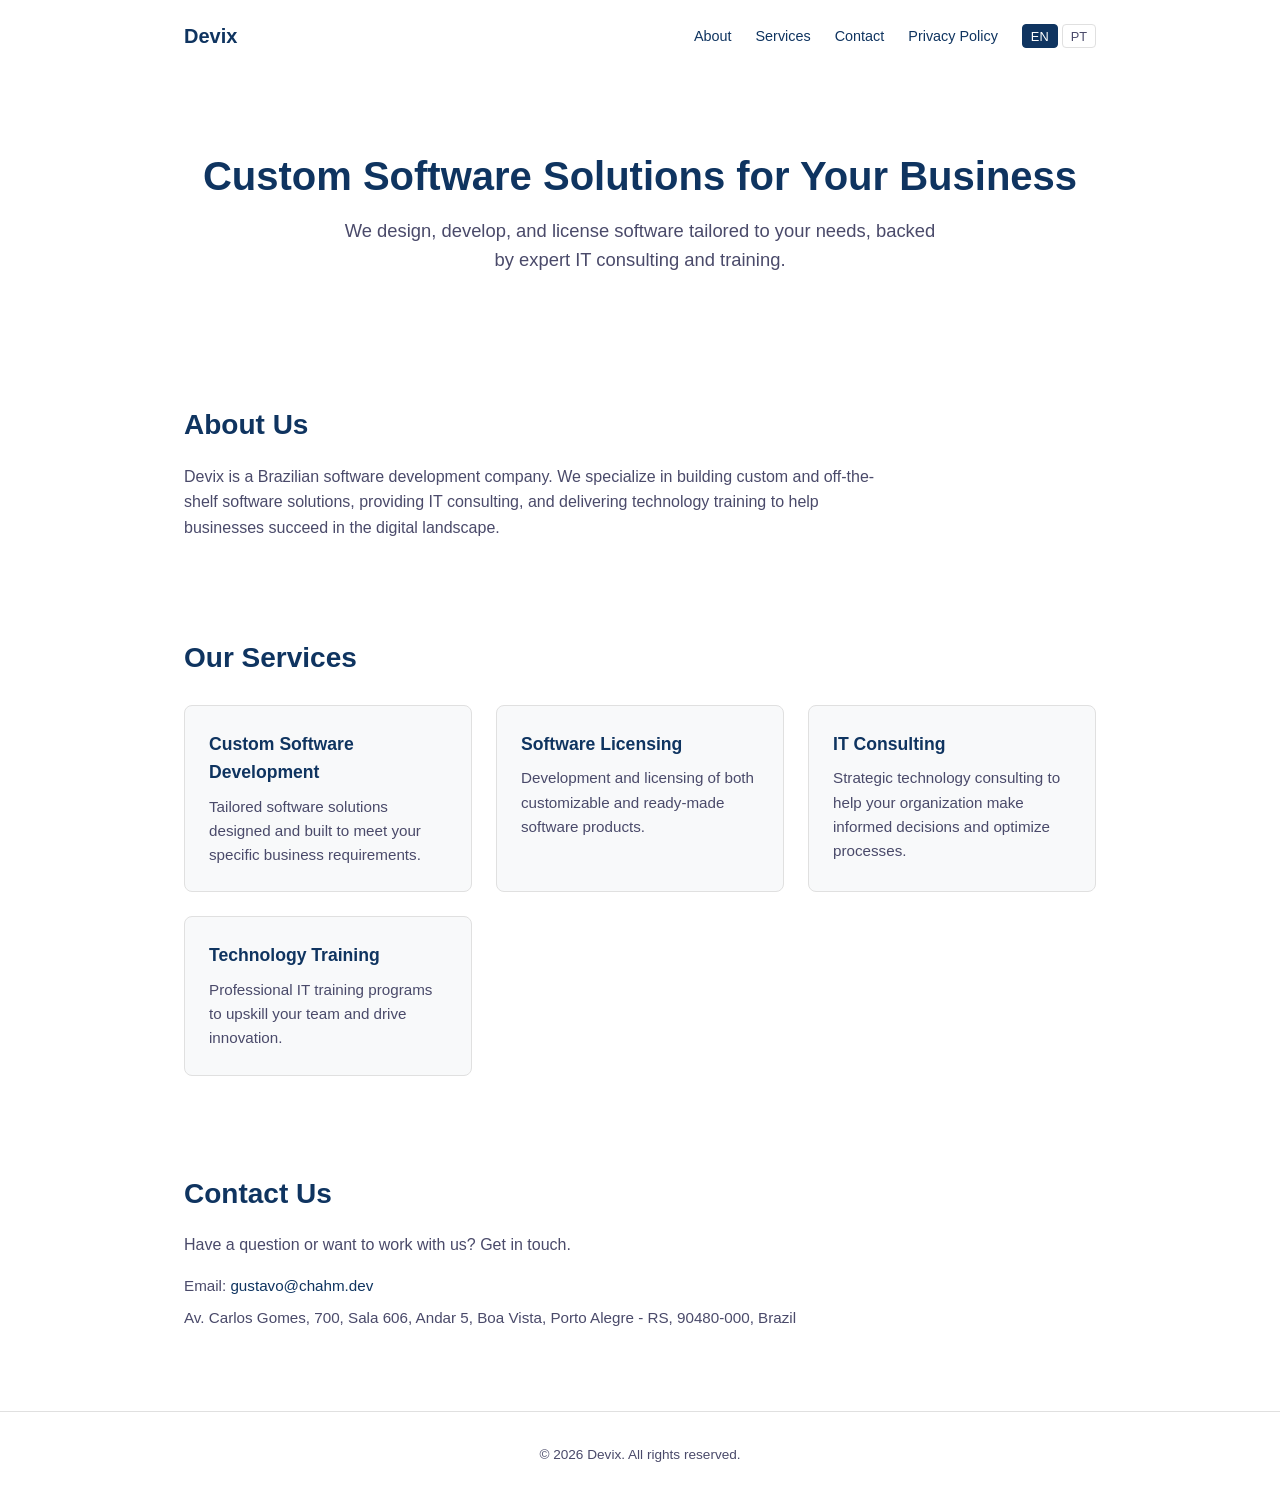
<file: index.html>
<!DOCTYPE html>
<html lang="en">
<head>
  <meta charset="UTF-8">
  <meta name="viewport" content="width=device-width, initial-scale=1.0">
  <meta name="description" content="">
  <title></title>
  <link rel="stylesheet" href="/style.css">
</head>
<body>
  <nav>
    <a href="/" class="logo" data-i18n="meta.title"></a>
    <ul class="nav-links">
      <li><a href="#about" data-i18n="nav.about"></a></li>
      <li><a href="#services" data-i18n="nav.services"></a></li>
      <li><a href="#contact" data-i18n="nav.contact"></a></li>
      <li><a href="/privacy" data-i18n="nav.privacy"></a></li>
      <li>
        <div class="lang-switcher">
          <button data-lang="en">EN</button>
          <button data-lang="pt">PT</button>
        </div>
      </li>
    </ul>
  </nav>

  <section class="hero">
    <h1 data-i18n="hero.title"></h1>
    <p data-i18n="hero.subtitle"></p>
  </section>

  <section id="about" class="about">
    <h2 data-i18n="about.heading"></h2>
    <p data-i18n="about.text"></p>
  </section>

  <section id="services" class="services">
    <h2 data-i18n="services.heading"></h2>
    <div class="services-grid" id="services-grid"></div>
  </section>

  <section id="contact" class="contact">
    <h2 data-i18n="contact.heading"></h2>
    <p data-i18n="contact.text"></p>
    <div class="contact-details">
      <span>
        Email: <a data-i18n="contact.email" data-i18n-href="contact.email"></a>
      </span>
      <span data-i18n="contact.address"></span>
    </div>
  </section>

  <footer>
    <p>&copy; <span id="year"></span> <span data-i18n="meta.title"></span>. <span data-i18n="footer.rights"></span></p>
  </footer>

  <script src="/i18n.js"></script>
  <script>document.getElementById("year").textContent = new Date().getFullYear();</script>
</body>
</html>
</file>
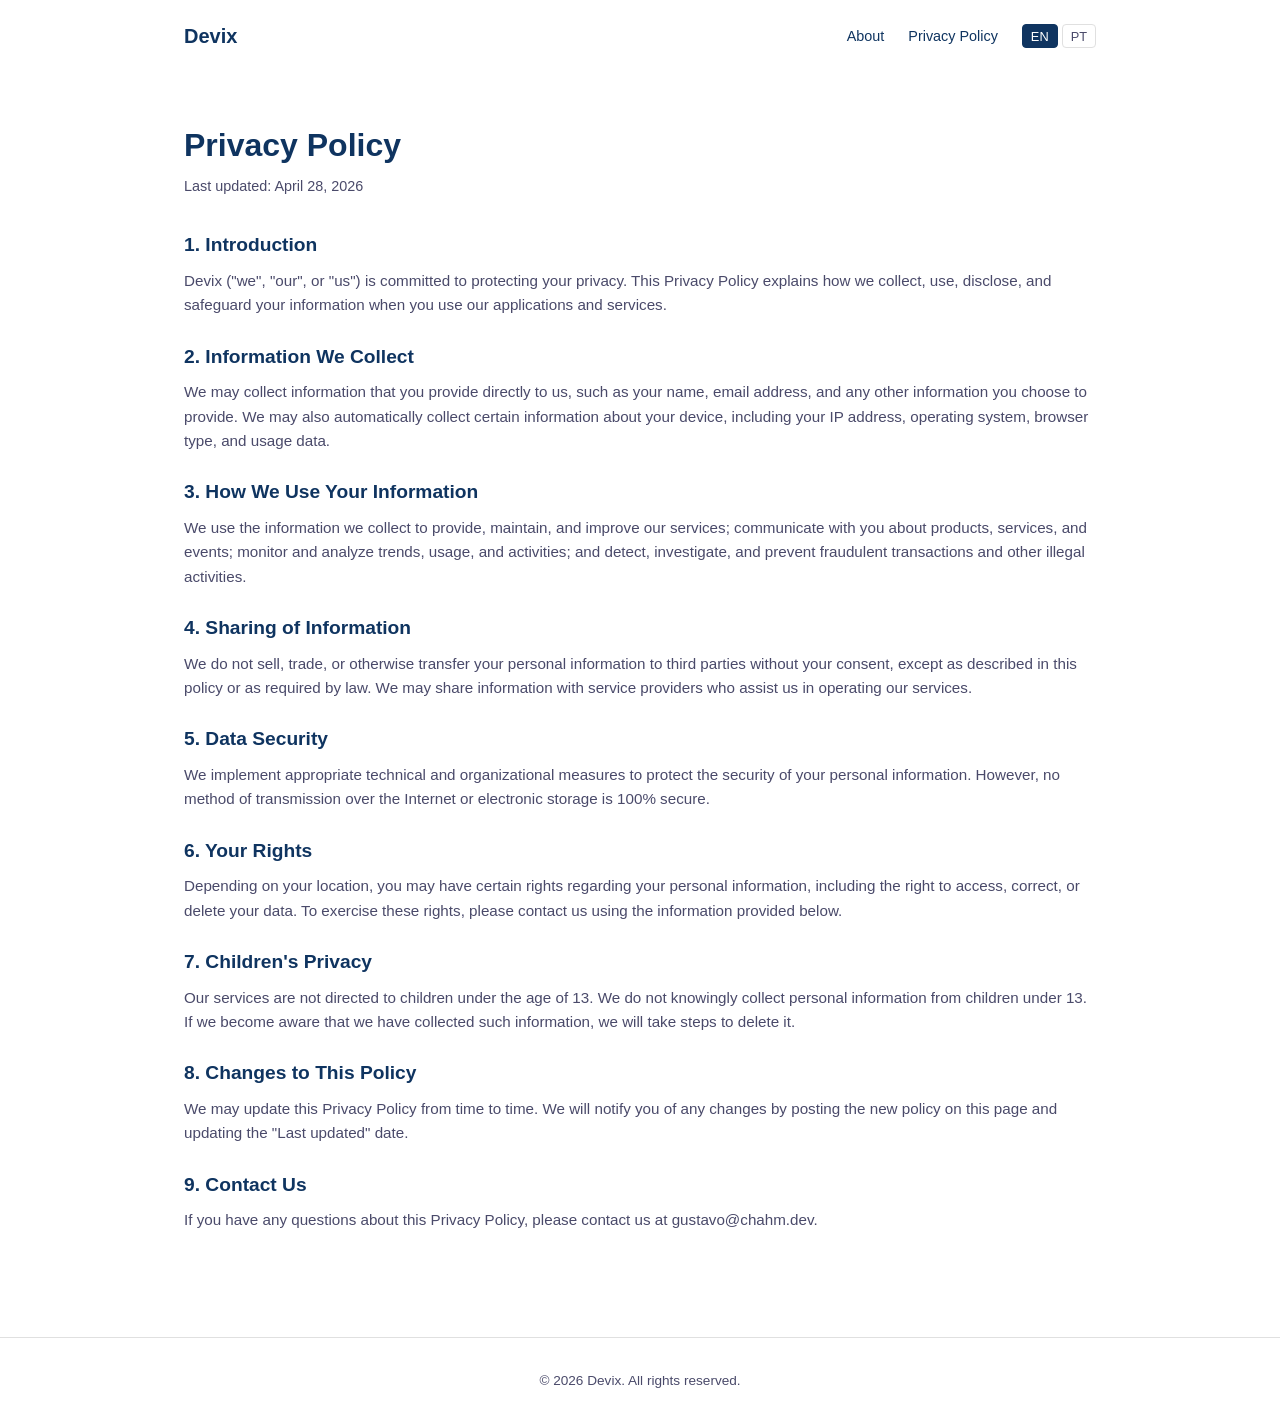
<file: privacy.html>
<!DOCTYPE html>
<html lang="en">
<head>
  <meta charset="UTF-8">
  <meta name="viewport" content="width=device-width, initial-scale=1.0">
  <meta name="description" content="">
  <title></title>
  <link rel="stylesheet" href="/style.css">
</head>
<body>
  <nav>
    <a href="/" class="logo" data-i18n="meta.title"></a>
    <ul class="nav-links">
      <li><a href="/" data-i18n="nav.about"></a></li>
      <li><a href="/privacy" data-i18n="nav.privacy"></a></li>
      <li>
        <div class="lang-switcher">
          <button data-lang="en">EN</button>
          <button data-lang="pt">PT</button>
        </div>
      </li>
    </ul>
  </nav>

  <div class="privacy-page">
    <h1 data-i18n="privacy.title"></h1>
    <p class="last-updated" data-i18n="privacy.lastUpdated"></p>
    <div id="privacy-sections"></div>
  </div>

  <footer>
    <p>&copy; <span id="year"></span> <span data-i18n="meta.title"></span>. <span data-i18n="footer.rights"></span></p>
  </footer>

  <script src="/i18n.js"></script>
  <script>document.getElementById("year").textContent = new Date().getFullYear();</script>
</body>
</html>
</file>
<file: style.css>
* {
  margin: 0;
  padding: 0;
  box-sizing: border-box;
}

:root {
  --color-bg: #ffffff;
  --color-text: #1a1a2e;
  --color-text-secondary: #4a4a6a;
  --color-primary: #0f3460;
  --color-accent: #e94560;
  --color-surface: #f8f9fa;
  --color-border: #e0e0e0;
  --max-width: 960px;
}

body {
  font-family: -apple-system, BlinkMacSystemFont, "Segoe UI", Roboto, Helvetica, Arial, sans-serif;
  color: var(--color-text);
  background: var(--color-bg);
  line-height: 1.6;
}

a {
  color: var(--color-primary);
  text-decoration: none;
}

a:hover {
  color: var(--color-accent);
}

/* Nav */
nav {
  display: flex;
  justify-content: space-between;
  align-items: center;
  max-width: var(--max-width);
  margin: 0 auto;
  padding: 1.25rem 1.5rem;
}

nav .logo {
  font-size: 1.25rem;
  font-weight: 700;
  color: var(--color-primary);
}

nav .nav-links {
  display: flex;
  gap: 1.5rem;
  align-items: center;
  list-style: none;
}

nav .nav-links a {
  font-size: 0.9rem;
  font-weight: 500;
}

.lang-switcher {
  display: flex;
  gap: 0.25rem;
}

.lang-switcher button {
  background: none;
  border: 1px solid var(--color-border);
  border-radius: 4px;
  padding: 0.2rem 0.5rem;
  font-size: 0.8rem;
  cursor: pointer;
  color: var(--color-text-secondary);
  font-weight: 500;
}

.lang-switcher button.active {
  background: var(--color-primary);
  color: #fff;
  border-color: var(--color-primary);
}

/* Sections */
section {
  max-width: var(--max-width);
  margin: 0 auto;
  padding: 3rem 1.5rem;
}

.hero {
  text-align: center;
  padding: 5rem 1.5rem;
}

.hero h1 {
  font-size: 2.5rem;
  font-weight: 800;
  color: var(--color-primary);
  margin-bottom: 1rem;
  line-height: 1.2;
}

.hero p {
  font-size: 1.15rem;
  color: var(--color-text-secondary);
  max-width: 600px;
  margin: 0 auto;
}

h2 {
  font-size: 1.75rem;
  font-weight: 700;
  color: var(--color-primary);
  margin-bottom: 1rem;
}

.about p {
  color: var(--color-text-secondary);
  max-width: 700px;
}

.services-grid {
  display: grid;
  grid-template-columns: repeat(auto-fit, minmax(250px, 1fr));
  gap: 1.5rem;
  margin-top: 1.5rem;
}

.service-card {
  background: var(--color-surface);
  border-radius: 8px;
  padding: 1.5rem;
  border: 1px solid var(--color-border);
}

.service-card h3 {
  font-size: 1.1rem;
  margin-bottom: 0.5rem;
  color: var(--color-primary);
}

.service-card p {
  color: var(--color-text-secondary);
  font-size: 0.95rem;
}

.contact p {
  color: var(--color-text-secondary);
}

.contact-details {
  margin-top: 1rem;
  display: flex;
  flex-direction: column;
  gap: 0.5rem;
  color: var(--color-text-secondary);
  font-size: 0.95rem;
}

/* Footer */
footer {
  text-align: center;
  padding: 2rem 1.5rem;
  color: var(--color-text-secondary);
  font-size: 0.85rem;
  border-top: 1px solid var(--color-border);
  margin-top: 2rem;
}

/* Privacy page */
.privacy-page {
  max-width: var(--max-width);
  margin: 0 auto;
  padding: 3rem 1.5rem;
}

.privacy-page h1 {
  font-size: 2rem;
  font-weight: 800;
  color: var(--color-primary);
  margin-bottom: 0.25rem;
}

.privacy-page .last-updated {
  color: var(--color-text-secondary);
  font-size: 0.9rem;
  margin-bottom: 2rem;
}

.privacy-section {
  margin-bottom: 1.5rem;
}

.privacy-section h2 {
  font-size: 1.2rem;
  margin-bottom: 0.5rem;
}

.privacy-section p {
  color: var(--color-text-secondary);
  font-size: 0.95rem;
}

/* Responsive */
@media (max-width: 600px) {
  .hero h1 {
    font-size: 1.75rem;
  }

  nav {
    flex-wrap: wrap;
    gap: 0.75rem;
  }

  nav .nav-links {
    gap: 1rem;
    flex-wrap: wrap;
  }
}
</file>
